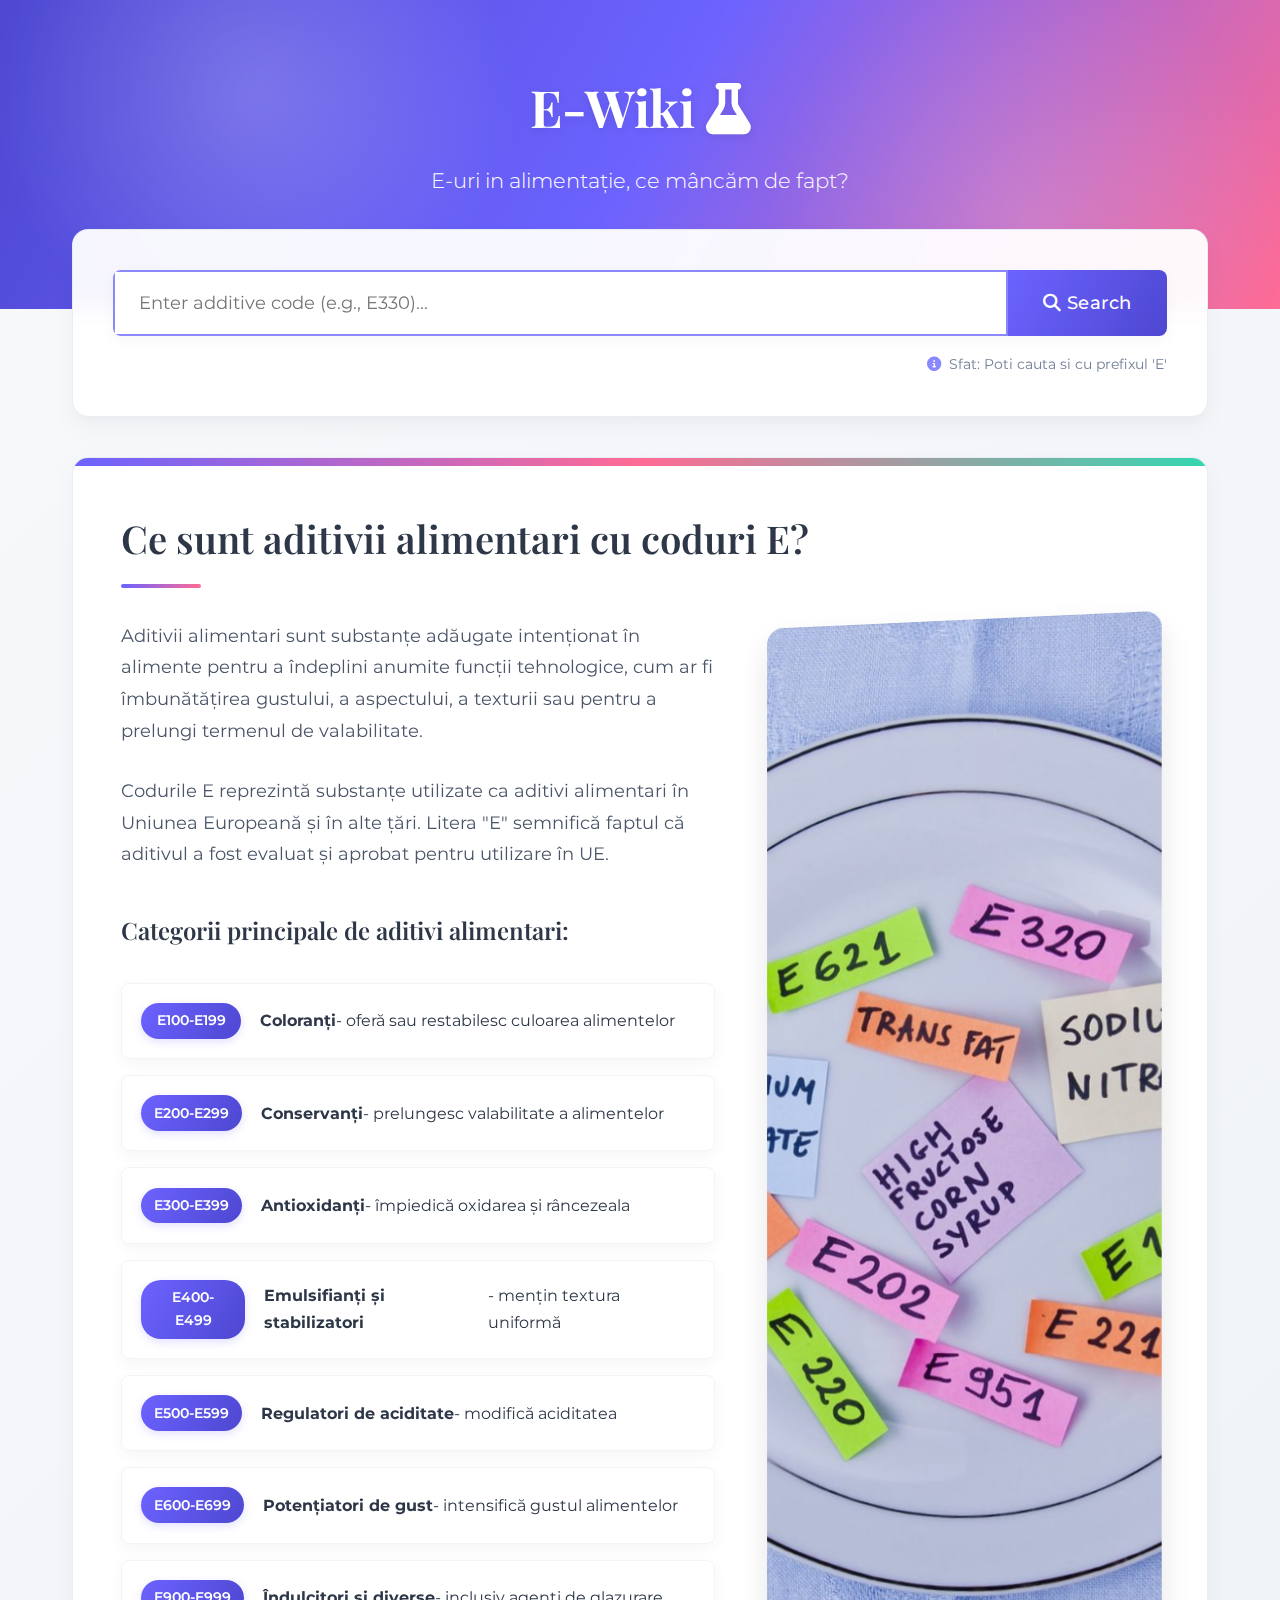
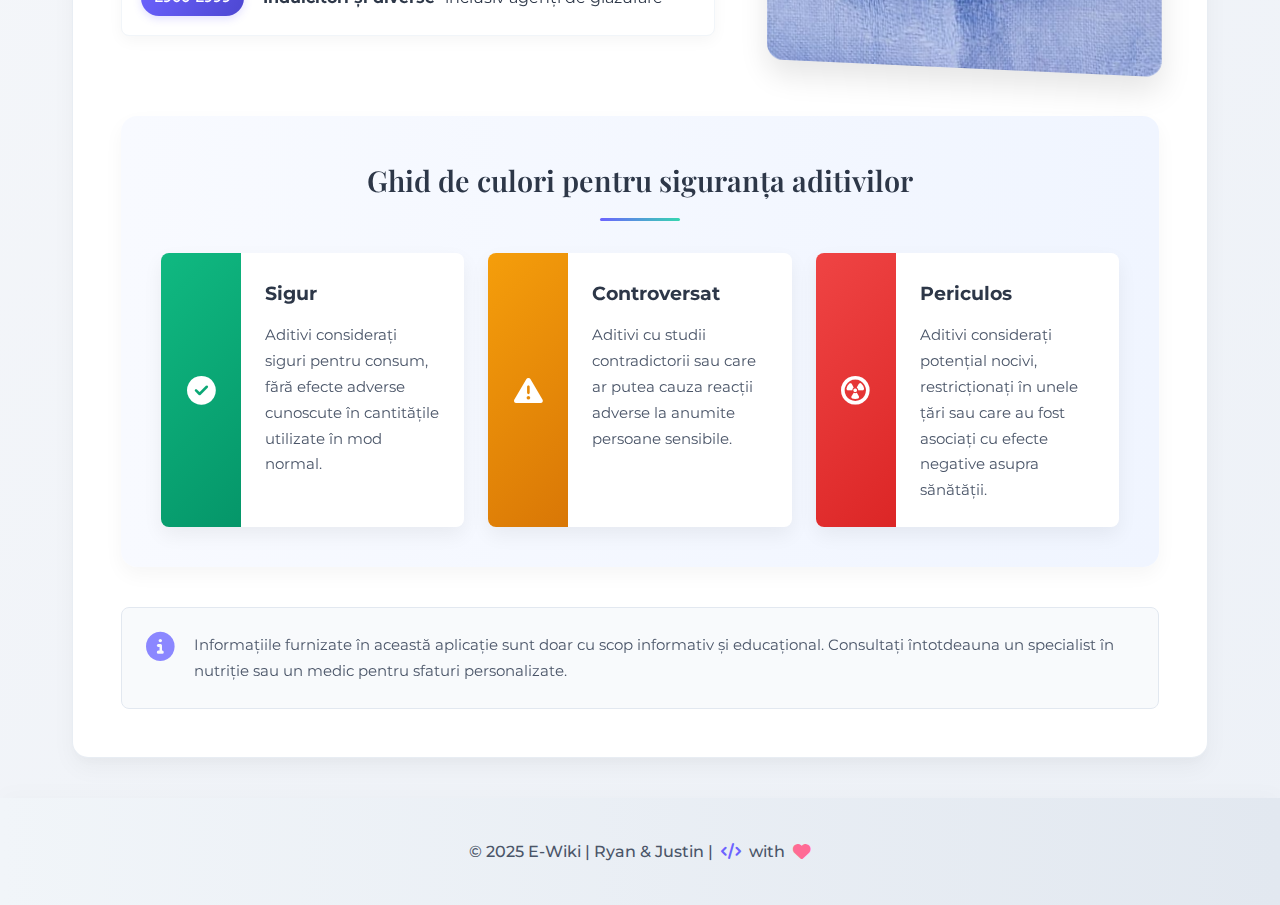
<file: E-Wiki-1/index.html>
<!DOCTYPE html>
<html lang="en">
<head>
    <meta charset="UTF-8">
    <meta name="viewport" content="width=device-width, initial-scale=1.0">
    <title>E-Wiki - Food Additives Database</title>
    <link rel="stylesheet" href="css/style.css">
    <link rel="stylesheet" href="https://cdnjs.cloudflare.com/ajax/libs/font-awesome/6.4.0/css/all.min.css">
</head>
<body>
    <header>
        <div class="container">
            <h1>E-Wiki <i class="fas fa-flask"></i></h1>
            <p>E-uri in alimentație, ce mâncăm de fapt?</p>
        </div>
    </header>

    <div class="app-wrapper">
        <main class="container">
            <div class="search-card">
                <div class="search-container">
                    <input type="text" id="search-input" placeholder="Enter additive code (e.g., E330)...">
                    <button id="search-button"><i class="fas fa-search"></i> Search</button>
                </div>
                <div class="search-tip">
                    <i class="fas fa-info-circle"></i> Sfat: Poti cauta si cu prefixul 'E'
                </div>
            </div>
            
            <div id="result-container" class="result-container">
                <!-- Search results will be displayed here -->
            </div>
            
            <!-- New information section about E numbers -->
            <div class="info-section">
                <h2>Ce sunt aditivii alimentari cu coduri E?</h2>
                
                <div class="info-flex">
                    <div class="info-text">

                        <p>Aditivii alimentari sunt substanțe adăugate intenționat în alimente pentru a îndeplini anumite funcții tehnologice, cum ar fi îmbunătățirea gustului, a aspectului, a texturii sau pentru a prelungi termenul de valabilitate.</p>

                        <p>Codurile E reprezintă substanțe utilizate ca aditivi alimentari în Uniunea Europeană și în alte țări. Litera "E" semnifică faptul că aditivul a fost evaluat și aprobat pentru utilizare în UE.</p>
                        
                        <h3>Categorii principale de aditivi alimentari:</h3>
                        <ul class="category-list">
                            <li>
                                <span class="category-badge">E100-E199</span>
                                <strong>Coloranți</strong> - oferă sau restabilesc culoarea alimentelor
                            </li>
                            <li>
                                <span class="category-badge">E200-E299</span>
                                <strong>Conservanți</strong> - prelungesc valabilitate a alimentelor
                            </li>
                            <li>
                                <span class="category-badge">E300-E399</span>
                                <strong>Antioxidanți</strong> - împiedică oxidarea și râncezeala
                            </li>
                            <li>
                                <span class="category-badge">E400-E499</span>
                                <strong>Emulsifianți și stabilizatori</strong> - mențin textura uniformă
                            </li>
                            <li>
                                <span class="category-badge">E500-E599</span>
                                <strong>Regulatori de aciditate</strong> - modifică aciditatea
                            </li>
                            <li>
                                <span class="category-badge">E600-E699</span>
                                <strong>Potențiatori de gust</strong> - intensifică gustul alimentelor
                            </li>
                            <li>
                                <span class="category-badge">E900-E999</span>
                                <strong>Îndulcitori și diverse</strong> - inclusiv agenți de glazurare
                            </li>
                        </ul>
                    </div>
                    
                    <!-- Image container -->
                    <div class="info-image">
                        <div class="image-container">
                            <img src="images/E-uri proteine 2.jpg" alt="Aditivi alimentari" class="info-img">
                        </div>
                    </div>
                </div> <!-- Închidere corectă pentru info-flex -->
                
                <div class="safety-guide">
                    <h3>Ghid de culori pentru siguranța aditivilor</h3>
                    <div class="safety-indicators">
                        <div class="safety-indicator safe">
                            <div class="indicator-icon"><i class="fas fa-check-circle"></i></div>
                            <div class="indicator-text">
                                <h4>Sigur</h4>
                                <p>Aditivi considerați siguri pentru consum, fără efecte adverse cunoscute în cantitățile utilizate în mod normal.</p>
                            </div>
                        </div>
                        <div class="safety-indicator controversial">
                            <div class="indicator-icon"><i class="fas fa-exclamation-triangle"></i></div>
                            <div class="indicator-text">
                                <h4>Controversat</h4>
                                <p>Aditivi cu studii contradictorii sau care ar putea cauza reacții adverse la anumite persoane sensibile.</p>
                            </div>
                        </div>
                        <div class="safety-indicator dangerous">
                            <div class="indicator-icon"><i class="fas fa-radiation-alt"></i></div>
                            <div class="indicator-text">
                                <h4>Periculos</h4>
                                <p>Aditivi considerați potențial nocivi, restricționați în unele țări sau care au fost asociați cu efecte negative asupra sănătății.</p>
                            </div>
                        </div>
                    </div>
                </div>
                
                <div class="info-disclaimer">
                    <i class="fas fa-info-circle"></i>
                    <p>Informațiile furnizate în această aplicație sunt doar cu scop informativ și educațional. Consultați întotdeauna un specialist în nutriție sau un medic pentru sfaturi personalizate.</p>
                </div>
            </div>
        </main>
    </div>

    <footer>
        <div class="container">
            <p>&copy; 2025 E-Wiki | Ryan & Justin | <i class="fas fa-code"></i> with <i class="fas fa-heart"></i></p>
        </div>
    </footer>
    
    <script src="js/load-data.js"></script>
    <script src="js/database.js"></script>
    <script src="js/search.js"></script>
    <script src="js/app.js"></script>
</body>
</html>
</file>
<file: E-Wiki-1/css/style.css>
@import url('https://fonts.googleapis.com/css2?family=Montserrat:wght@300;400;500;600;700&family=Playfair+Display:wght@400;500;600;700&display=swap');

:root {
  /* Paleta de culori premium */
  --primary-color: #6c63ff;
  --primary-light: #8b87ff;
  --primary-dark: #4d47d1;
  --secondary-color: #ff6b95;
  --secondary-light: #ff8fb0;
  --secondary-dark: #e04d75;
  --tertiary-color: #36d6b0;
  
  /* Fundal și text */
  --bg-gradient: linear-gradient(135deg, #f8f9fb, #edf1f7);
  --card-bg: #ffffff;
  --dark-text: #2d3748;
  --medium-text: #4a5568;
  --light-text: #718096;
  
  /* Nuanțe pentru nivelurile de siguranță */
  --safe-color: #10b981;
  --safe-light: #d1fae5;
  --safe-gradient: linear-gradient(135deg, #10b981, #059669);
  
  --controversial-color: #f59e0b;
  --controversial-light: #fef3c7;
  --controversial-gradient: linear-gradient(135deg, #f59e0b, #d97706);
  
  --dangerous-color: #ef4444;
  --dangerous-light: #fee2e2;
  --dangerous-gradient: linear-gradient(135deg, #ef4444, #dc2626);
  
  /* Stiluri aplicate */
  --border-radius: 16px;
  --small-radius: 8px;
  --box-shadow: 0 10px 25px rgba(0, 0, 0, 0.04), 0 6px 10px rgba(0, 0, 0, 0.02);
  --hover-shadow: 0 20px 30px rgba(0, 0, 0, 0.07), 0 10px 15px rgba(0, 0, 0, 0.03);
  --card-border: 1px solid rgba(226, 232, 240, 0.8);
  --transition: all 0.4s cubic-bezier(0.25, 0.8, 0.25, 1);
}

/* Resetare și stiluri de bază */
* {
  box-sizing: border-box;
  margin: 0;
  padding: 0;
}

html {
  scroll-behavior: smooth;
}

body {
  font-family: 'Montserrat', sans-serif;
  line-height: 1.7;
  color: var(--dark-text);
  background: var(--bg-gradient);
  min-height: 100vh;
  display: flex;
  flex-direction: column;
  overflow-x: hidden;
}

/* Layout general */
.container {
  max-width: 1200px;
  margin: 0 auto;
  padding: 0 2rem;
  width: 100%;
}

/* Header cu efect de sticlă și gradient complex */
header {
  background: linear-gradient(120deg, var(--primary-dark), var(--primary-color), var(--secondary-color));
  animation: gradientAnimation 15s ease infinite;
  background-size: cover; /* Asigură că imaginea acoperă tot header-ul */
  background-position: center; /* Centrează imaginea */
  background-repeat: no-repeat;
  color: white;
  text-align: center;
  padding: 4rem 1.5rem 7rem;
  position: relative;
  overflow: hidden;
}

@keyframes gradientAnimation {
  0% { background-position: 0% 50%; }
  50% { background-position: 100% 50%; }
  100% { background-position: 0% 50%; }
}

header::before {
  content: '';
  position: absolute;
  top: 0;
  left: 0;
  width: 100%;
  height: 100%;
  background: 
    radial-gradient(circle at 20% 30%, rgba(255, 255, 255, 0.2), transparent 25%),
    radial-gradient(circle at 80% 70%, rgba(255, 255, 255, 0.15), transparent 25%);
  z-index: 0;
}

header .container {
  position: relative;
  z-index: 1;
}

header h1 {
  font-family: 'Playfair Display', serif;
  font-size: 3.2rem;
  font-weight: 700;
  margin-bottom: 0.8rem;
  letter-spacing: -0.5px;
  text-shadow: 0 2px 10px rgba(0, 0, 0, 0.1);
}

header p {
  font-size: 1.3rem;
  font-weight: 300;
  max-width: 700px;
  margin: 0 auto;
  line-height: 1.6;
}

.app-wrapper {
  position: relative;
  margin-top: -5rem;
  flex: 1;
}

main {
  position: relative;
  z-index: 10;
  padding: 1rem 0 4rem;
}

/* Card de căutare cu efect de sticlă */
.search-card {
  background: rgba(255, 255, 255, 0.95);
  backdrop-filter: blur(10px);
  -webkit-backdrop-filter: blur(10px);
  border-radius: var(--border-radius);
  padding: 2.5rem;
  box-shadow: var(--box-shadow);
  margin-bottom: 2.5rem;
  transition: var(--transition);
  border: var(--card-border);
}

.search-card:hover {
  box-shadow: var(--hover-shadow);
}

.search-container {
  display: flex;
  margin-bottom: 1rem;
  border-radius: var(--small-radius);
  overflow: hidden;
  box-shadow: 0 4px 15px rgba(0, 0, 0, 0.04);
}

#search-input {
  flex: 1;
  padding: 1.4rem 1.6rem;
  border: none;
  font-size: 1.1rem;
  outline: none;
  font-family: 'Montserrat', sans-serif;
  background-color: #f8fafc;
  transition: var(--transition);
}

#search-input:focus {
  background-color: white;
  box-shadow: inset 0 0 0 2px var(--primary-light);
}

#search-button {
  background: var(--primary-gradient);
  background-image: linear-gradient(120deg, var(--primary-color), var(--primary-dark));
  color: white;
  border: none;
  padding: 0 2.2rem;
  cursor: pointer;
  font-size: 1.1rem;
  font-weight: 500;
  font-family: 'Montserrat', sans-serif;
  transition: var(--transition);
  letter-spacing: 0.5px;
}

#search-button:hover {
  background-image: linear-gradient(120deg, var(--primary-dark), var(--primary-color));
  transform: translateY(-1px);
  box-shadow: 0 4px 12px rgba(108, 99, 255, 0.3);
}

#search-button:active {
  transform: translateY(1px);
}

.search-tip {
  color: var(--light-text);
  font-size: 0.9rem;
  margin-top: 0.8rem;
  text-align: right;
  display: flex;
  justify-content: flex-end;
  align-items: center;
}

.search-tip i {
  margin-right: 0.5rem;
  color: var(--primary-light);
}

/* Container rezultate cu animații îmbunătățite */
.result-container {
  background: var(--card-bg);
  border-radius: var(--border-radius);
  padding: 0;
  box-shadow: var(--box-shadow);
  margin-bottom: 2.5rem;
  display: none;
  overflow: hidden;
  transition: all 0.5s cubic-bezier(0.4, 0, 0.2, 1);
  transform: translateY(10px);
  opacity: 0;
  border: var(--card-border);
}

.result-container.active {
  display: block;
  transform: translateY(0);
  opacity: 1;
}

.additive {
  border-radius: 0;
  padding: 2.5rem;
}

.additive-safe {
  border-top: 5px solid var(--safe-color);
  background: linear-gradient(to bottom, var(--safe-light), rgba(255,255,255,0.5));
}

.additive-controversial {
  border-top: 5px solid var(--controversial-color);
  background: linear-gradient(to bottom, var(--controversial-light), rgba(255,255,255,0.5));
}

.additive-dangerous {
  border-top: 5px solid var(--dangerous-color);
  background: linear-gradient(to bottom, var(--dangerous-light), rgba(255,255,255,0.5));
}

.additive-header {
  display: flex;
  justify-content: space-between;
  align-items: flex-start;
  margin-bottom: 2.5rem;
  flex-wrap: wrap;
  position: relative;
}

.additive-code-wrapper {
  display: flex;
  align-items: center;
}

.additive-icon {
  width: 60px;
  height: 60px;
  background-color: white;
  border-radius: 50%;
  display: flex;
  align-items: center;
  justify-content: center;
  margin-right: 1.2rem;
  box-shadow: 0 8px 20px rgba(0, 0, 0, 0.1);
  font-size: 1.4rem;
}

.additive-icon.safe {
  color: var(--safe-color);
  background: white;
}

.additive-icon.controversial {
  color: var(--controversial-color);
  background: white;
}

.additive-icon.dangerous {
  color: var(--dangerous-color);
  background: white;
}

.additive-code {
  font-family: 'Playfair Display', serif;
  font-size: 2.2rem;
  font-weight: 600;
  margin-bottom: 0.3rem;
  letter-spacing: -0.5px;
}

.additive-name {
  font-size: 1.2rem;
  color: var(--medium-text);
  font-weight: 500;
}

.additive-status {
  font-weight: 600;
  padding: 0.5rem 1.2rem;
  border-radius: 30px;
  font-size: 0.8rem;
  text-transform: uppercase;
  letter-spacing: 1px;
  display: flex;
  align-items: center;
  gap: 0.4rem;
}

.status-safe {
  background: var(--safe-gradient);
  color: white;
  box-shadow: 0 4px 12px rgba(16, 185, 129, 0.25);
}

.status-controversial {
  background: var(--controversial-gradient);
  color: white;
  box-shadow: 0 4px 12px rgba(245, 158, 11, 0.25);
}

.status-dangerous {
  background: var(--dangerous-gradient);
  color: white;
  box-shadow: 0 4px 12px rgba(239, 68, 68, 0.25);
}

.additive-meta {
  display: flex;
  flex-wrap: wrap;
  margin-bottom: 2.5rem;
  gap: 1.2rem;
}

.meta-item {
  background-color: white;
  padding: 1.2rem 1.4rem;
  border-radius: var(--small-radius);
  box-shadow: 0 4px 15px rgba(0, 0, 0, 0.05);
  flex: 1;
  min-width: 180px;
  border: var(--card-border);
  position: relative;
  overflow: hidden;
}

.meta-item::before {
  content: '';
  position: absolute;
  top: 0;
  left: 0;
  width: 5px;
  height: 100%;
  background: linear-gradient(to bottom, var(--primary-color), var(--secondary-color));
}

.meta-item h4 {
  font-size: 0.8rem;
  text-transform: uppercase;
  color: var(--light-text);
  margin-bottom: 0.5rem;
  letter-spacing: 1px;
}

.meta-item p {
  font-weight: 600;
  color: var(--dark-text);
  font-size: 1.1rem;
}

.additive-details {
  margin-bottom: 2.5rem;
}

.additive-section {
  margin-bottom: 2rem;
  padding: 1.5rem;
  background-color: rgba(255, 255, 255, 0.7);
  border-radius: var(--small-radius);
  box-shadow: 0 3px 10px rgba(0, 0, 0, 0.03);
}

.additive-section h3 {
  font-size: 0.9rem;
  text-transform: uppercase;
  color: var(--primary-dark);
  margin-bottom: 1rem;
  letter-spacing: 1.5px;
  display: flex;
  align-items: center;
  gap: 0.5rem;
}

.additive-section p {
  font-size: 1.05rem;
  line-height: 1.8;
  color: var(--medium-text);
}

.fun-fact {
  background: linear-gradient(to right, rgba(144, 104, 190, 0.05), rgba(144, 104, 190, 0.15));
  padding: 1.5rem;
  border-radius: var(--small-radius);
  border-left: 6px solid #9c5ec6;
  margin-top: 2rem;
  position: relative;
  box-shadow: 0 5px 15px rgba(156, 94, 198, 0.1);
}

.fun-fact::before {
  content: '"';
  position: absolute;
  top: -10px;
  left: 15px;
  font-size: 5rem;
  color: rgba(156, 94, 198, 0.1);
  font-family: Georgia, serif;
  line-height: 1;
}

.fun-fact h3 {
  color: #9c5ec6;
  display: flex;
  align-items: center;
  gap: 0.7rem;
  font-size: 1rem;
  margin-bottom: 0.5rem;
  letter-spacing: 0;
  text-transform: none;
}

.fun-fact p {
  font-style: italic;
  margin-left: 1.8rem;
  position: relative;
}

.error-message {
  background: linear-gradient(to right, rgba(239, 68, 68, 0.03), rgba(239, 68, 68, 0.08));
  color: var(--dangerous-color);
  padding: 3rem 2rem;
  border-radius: var(--border-radius);
  text-align: center;
  font-weight: 500;
  border: 1px solid rgba(239, 68, 68, 0.2);
}

.error-message span {
  display: block;
  font-size: 3.5rem;
  margin-bottom: 1.5rem;
  color: var(--dangerous-color);
  opacity: 0.8;
}

/* Stilizare pentru secțiunea info */
.info-section {
  background: var(--card-bg);
  border-radius: var(--border-radius);
  padding: 3rem;
  box-shadow: var(--box-shadow);
  margin-bottom: 2.5rem;
  position: relative;
  overflow: hidden;
  border: var(--card-border);
}

.info-section::before {
  content: '';
  position: absolute;
  top: 0;
  left: 0;
  width: 100%;
  height: 8px;
  background: linear-gradient(to right, var(--primary-color), var(--secondary-color), var(--tertiary-color));
}

.info-section h2 {
  font-family: 'Playfair Display', serif;
  font-size: 2.4rem;
  margin-bottom: 2rem;
  color: var(--dark-text);
  position: relative;
  padding-bottom: 1rem;
  font-weight: 600;
}

.info-section h2::after {
  content: "";
  position: absolute;
  bottom: 0;
  left: 0;
  width: 80px;
  height: 4px;
  background: linear-gradient(to right, var(--primary-color), var(--secondary-color));
  border-radius: 2px;
}

/* Layout îmbunătățit pentru conținut și imagine */
.info-flex {
  display: flex;
  gap: 3rem;
  margin-bottom: 3rem;
  align-items: stretch;
}

.info-text {
  flex: 3;
}

.info-text p {
  margin-bottom: 1.8rem;
  font-size: 1.1rem;
  line-height: 1.8;
  color: var(--medium-text);
}

/* Stiluri pentru containerul de imagini */
.info-image {
  flex: 2;
  min-width: 280px;
  display: flex;
  align-items: center;
}

/* Container de imagine optimizat */
.image-container {
  width: 100%;
  height: 100%;
  min-height: 350px;
  border-radius: var(--border-radius);
  overflow: hidden;
  box-shadow: 0 15px 30px rgba(0, 0, 0, 0.1);
  position: relative;
  background-color: #f8fafc;
  transform: perspective(1000px) rotateY(-5deg);
  transition: transform 0.6s cubic-bezier(0.175, 0.885, 0.32, 1.275);
}

.image-container:hover {
  transform: perspective(1000px) rotateY(0deg);
}

/* Stilizare optimizată pentru imagine */
.info-img {
  width: 100%;
  height: 100%;
  object-fit: cover;
  display: block;
  transition: transform 0.7s ease;
}

.info-img:hover {
  transform: scale(1.05);
}

.info-section h3 {
  font-size: 1.5rem;
  margin: 2.5rem 0 1.5rem;
  color: var(--dark-text);
  font-family: 'Playfair Display', serif;
  font-weight: 600;
}

/* Categorii de aditivi */
.category-list {
  list-style-type: none;
  margin: 2rem 0;
  display: grid;
  grid-template-columns: repeat(auto-fill, minmax(320px, 1fr));
  gap: 1rem;
}

.category-list li {
  padding: 1.2rem;
  border-radius: var(--small-radius);
  display: flex;
  align-items: center;
  background-color: white;
  box-shadow: 0 5px 15px rgba(0, 0, 0, 0.04);
  transition: all 0.3s ease;
  border: 1px solid #f1f5f9;
}

.category-list li:hover {
  transform: translateY(-3px);
  box-shadow: 0 10px 20px rgba(0, 0, 0, 0.06);
  border-color: var(--primary-light);
}

.category-badge {
  background: linear-gradient(120deg, var(--primary-color), var(--primary-dark));
  color: white;
  padding: 0.4rem 0.8rem;
  border-radius: 20px;
  font-size: 0.85rem;
  margin-right: 1.2rem;
  font-weight: 600;
  display: inline-block;
  min-width: 100px;
  text-align: center;
  box-shadow: 0 3px 8px rgba(108, 99, 255, 0.2);
}

/* Safety guide section */
.safety-guide {
  background: linear-gradient(to right, #f8faff, #f0f5ff);
  border-radius: var(--border-radius);
  padding: 2.5rem;
  margin-bottom: 2.5rem;
  box-shadow: 0 8px 20px rgba(0, 0, 0, 0.04);
}

.safety-guide h3 {
  margin-top: 0;
  text-align: center;
  margin-bottom: 2rem;
  font-family: 'Playfair Display', serif;
  font-size: 1.8rem;
  color: var(--dark-text);
  position: relative;
  padding-bottom: 1rem;
  font-weight: 600;
}

.safety-guide h3::after {
  content: '';
  position: absolute;
  width: 80px;
  height: 3px;
  background: linear-gradient(to right, var(--primary-color), var(--tertiary-color));
  bottom: 0;
  left: 50%;
  transform: translateX(-50%);
  border-radius: 2px;
}

.safety-indicators {
  display: flex;
  gap: 1.5rem;
  flex-wrap: wrap;
}

.safety-indicator {
  flex: 1;
  display: flex;
  background-color: white;
  border-radius: var(--small-radius);
  overflow: hidden;
  min-width: 280px;
  box-shadow: 0 8px 20px rgba(0, 0, 0, 0.06);
  transform: translateY(0);
  transition: all 0.4s cubic-bezier(0.175, 0.885, 0.32, 1.275);
}

.safety-indicator:hover {
  transform: translateY(-5px);
  box-shadow: 0 12px 25px rgba(0, 0, 0, 0.1);
}

.indicator-icon {
  width: 80px;
  display: flex;
  align-items: center;
  justify-content: center;
  font-size: 1.8rem;
}

.safety-indicator.safe .indicator-icon {
  background: var(--safe-gradient);
  color: white;
}

.safety-indicator.controversial .indicator-icon {
  background: var(--controversial-gradient);
  color: white;
}

.safety-indicator.dangerous .indicator-icon {
  background: var(--dangerous-gradient);
  color: white;
}

.indicator-text {
  padding: 1.5rem;
  flex: 1;
}

.indicator-text h4 {
  margin-bottom: 0.8rem;
  font-size: 1.2rem;
  color: var(--dark-text);
}

.indicator-text p {
  font-size: 0.95rem;
  margin-bottom: 0;
  color: var(--medium-text);
  line-height: 1.7;
}

.info-disclaimer {
  background-color: #f8fafc;
  border-radius: var(--small-radius);
  padding: 1.5rem;
  display: flex;
  align-items: flex-start;
  gap: 1.2rem;
  border: 1px solid #e2e8f0;
  margin-top: 2rem;
}

.info-disclaimer i {
  font-size: 1.8rem;
  color: var(--primary-light);
}

.info-disclaimer p {
  font-size: 0.95rem;
  margin-bottom: 0;
  flex: 1;
  color: var(--medium-text);
}

footer {
  text-align: center;
  padding: 2.5rem 1rem;
  color: var(--medium-text);
  background: linear-gradient(to right, #f1f5f9, #e2e8f0);
  margin-top: auto;
  position: relative;
  box-shadow: 0 -5px 20px rgba(0, 0, 0, 0.02);
}

footer p {
  display: flex;
  align-items: center;
  justify-content: center;
  gap: 0.5rem;
  font-weight: 500;
}

footer i.fa-heart {
  color: var(--secondary-color);
  font-size: 1.1rem;
}

footer i.fa-code {
  color: var(--primary-color);
}

/* Animații îmbunătățite */
@keyframes fadeIn {
  from {
    opacity: 0;
    transform: translateY(20px);
  }
  to {
    opacity: 1;
    transform: translateY(0);
  }
}

@keyframes pulse {
  0% { transform: scale(1); }
  50% { transform: scale(1.05); }
  100% { transform: scale(1); }
}

.fade-in {
  animation: fadeIn 0.7s cubic-bezier(0.215, 0.61, 0.355, 1) forwards;
}

.pulse {
  animation: pulse 2s infinite;
}

/* Design responsiv îmbunătățit */
@media (max-width: 1200px) {
  .category-list {
    grid-template-columns: repeat(auto-fill, minmax(280px, 1fr));
  }
}

@media (max-width: 992px) {
  header h1 {
    font-size: 2.8rem;
  }
  
  .info-section h2 {
    font-size: 2.2rem;
  }
}

@media (max-width: 768px) {
  header {
    padding: 2.5rem 1rem 5rem;
  }

  header h1 {
    font-size: 2.3rem;
  }
  
  header p {
    font-size: 1.1rem;
  }

  .search-container {
    flex-direction: column;
  }
  
  #search-button {
    padding: 1.2rem;
  }
  
  .additive-header {
    flex-direction: column;
  }
  
  .additive-status {
    margin-top: 1.2rem;
    align-self: flex-start;
  }

  .meta-item {
    min-width: 100%;
  }
  
  .info-flex {
    flex-direction: column;
  }
  
  .info-image {
    width: 100%;
    margin-top: 1.5rem;
  }
  
  .image-container {
    min-height: 280px;
    transform: perspective(1000px) rotateY(0);
  }
  
  .safety-indicators {
    flex-direction: column;
  }
  
  .safety-indicator {
    min-width: 100%;
  }
  
  .info-section {
    padding: 2rem;
  }
  
  .safety-guide {
    padding: 1.8rem;
  }
}

@media (max-width: 480px) {
  header h1 {
    font-size: 2rem;
  }
  
  header p {
    font-size: 1rem;
  }
  
  .info-section h2 {
    font-size: 1.8rem;
  }
  
  .info-section h3 {
    font-size: 1.3rem;
  }
  
  .additive-code {
    font-size: 1.8rem;
  }
  
  .category-list li {
    padding: 1rem;
  }
  
  .category-badge {
    min-width: 90px;
    font-size: 0.75rem;
  }
  
  .container {
    padding: 0 1.2rem;
  }
}

/* Animație de loading */
.loading {
  display: inline-block;
  position: relative;
  width: 20px;
  height: 20px;
}

.loading div {
  box-sizing: border-box;
  display: block;
  position: absolute;
  width: 16px;
  height: 16px;
  margin: 2px;
  border: 2px solid white;
  border-radius: 50%;
  animation: loading 1.2s cubic-bezier(0.5, 0, 0.5, 1) infinite;
  border-color: white transparent transparent transparent;
}

.loading div:nth-child(1) {
  animation-delay: -0.45s;
}

.loading div:nth-child(2) {
  animation-delay: -0.3s;
}

.loading div:nth-child(3) {
  animation-delay: -0.15s;
}

@keyframes loading {
  0% { transform: rotate(0deg); }
  100% { transform: rotate(360deg); }
}

.formula-chimica {
  font-family: 'Courier New', monospace;
  font-weight: 600;
  background: linear-gradient(to right, rgba(108, 99, 255, 0.05), rgba(108, 99, 255, 0.1));
  padding: 2px 6px;
  border-radius: 4px;
  display: inline-block;
  letter-spacing: 0.5px;
}

/* Stilizare pentru subscript în formule chimice */
.formula-chimica sub {
  font-size: 70%;
  position: relative;
  bottom: -0.3em;
  margin-left: -0.1em;
}
</file>
